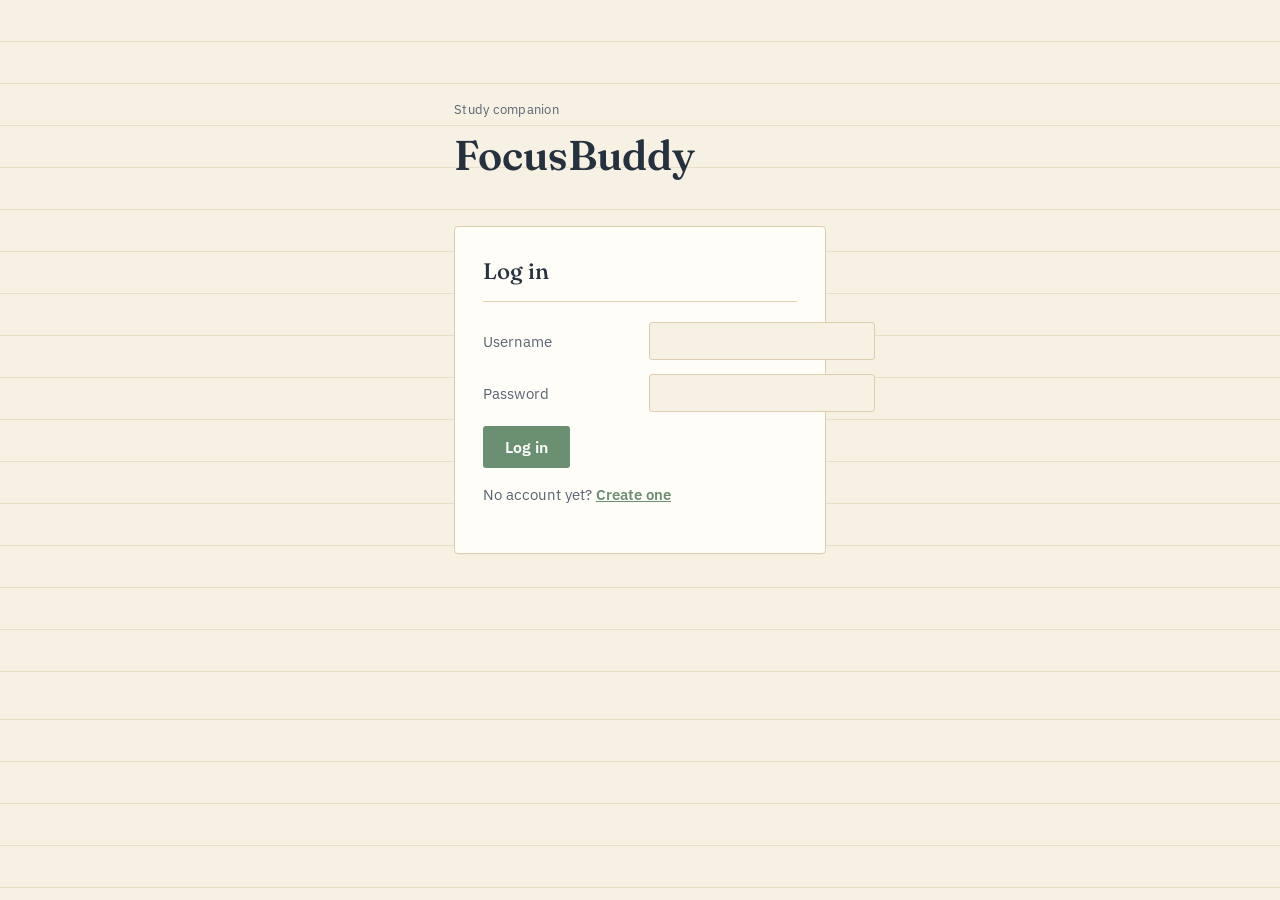
<file: templates/login.html>
<!DOCTYPE html>
<html lang="en">
<head>
<meta charset="UTF-8">
<meta name="viewport" content="width=device-width, initial-scale=1.0">
<title>Log in — FocusBuddy</title>
<link rel="preconnect" href="https://fonts.googleapis.com">
<link href="https://fonts.googleapis.com/css2?family=Fraunces:opsz,wght@9..144,400;9..144,500;9..144,600&family=IBM+Plex+Sans:wght@400;500;600&display=swap" rel="stylesheet">
<link rel="stylesheet" href="/static/style.css">
</head>
<body>
<div class="page auth-page">
  <header class="masthead">
    <span class="eyebrow">Study companion</span>
    <h1>FocusBuddy</h1>
  </header>

  <section class="entry">
    <h2>Log in</h2>
    <div class="field-row">
      <label for="username">Username</label>
      <input type="text" id="username" autocomplete="username">
    </div>
    <div class="field-row">
      <label for="password">Password</label>
      <input type="password" id="password" autocomplete="current-password">
    </div>
    <p class="consent-note" id="error-message" hidden></p>
    <button id="login-btn" class="btn btn-primary">Log in</button>
    <p class="auth-switch">No account yet? <a href="/register">Create one</a></p>
  </section>
</div>

<script>
document.getElementById('login-btn').addEventListener('click', async () => {
  const username = document.getElementById('username').value.trim();
  const password = document.getElementById('password').value;
  const errorEl = document.getElementById('error-message');
  errorEl.hidden = true;

  const res = await fetch('/login', {
    method: 'POST',
    headers: { 'Content-Type': 'application/json' },
    body: JSON.stringify({ username, password }),
  });
  const data = await res.json();
  if (data.ok) {
    window.location.href = '/';
  } else {
    errorEl.textContent = data.error || 'Could not log in.';
    errorEl.hidden = false;
  }
});

document.getElementById('password').addEventListener('keydown', (e) => {
  if (e.key === 'Enter') document.getElementById('login-btn').click();
});
</script>
</body>
</html>
</file>
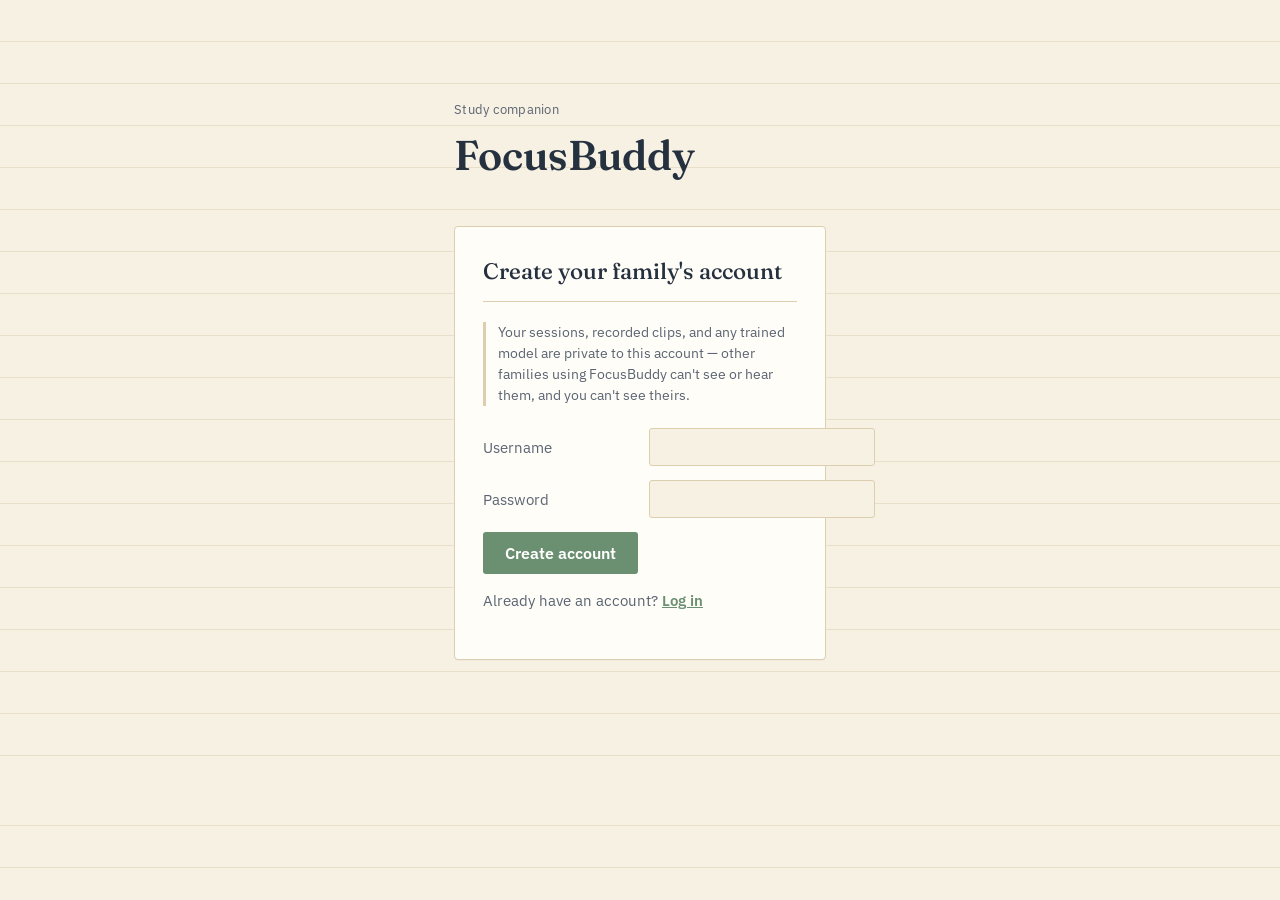
<file: templates/register.html>
<!DOCTYPE html>
<html lang="en">
<head>
<meta charset="UTF-8">
<meta name="viewport" content="width=device-width, initial-scale=1.0">
<title>Create account — FocusBuddy</title>
<link rel="preconnect" href="https://fonts.googleapis.com">
<link href="https://fonts.googleapis.com/css2?family=Fraunces:opsz,wght@9..144,400;9..144,500;9..144,600&family=IBM+Plex+Sans:wght@400;500;600&display=swap" rel="stylesheet">
<link rel="stylesheet" href="/static/style.css">
</head>
<body>
<div class="page auth-page">
  <header class="masthead">
    <span class="eyebrow">Study companion</span>
    <h1>FocusBuddy</h1>
  </header>

  <section class="entry">
    <h2>Create your family's account</h2>
    <p class="consent-note">
      Your sessions, recorded clips, and any trained model are private to
      this account — other families using FocusBuddy can't see or hear
      them, and you can't see theirs.
    </p>
    <div class="field-row">
      <label for="username">Username</label>
      <input type="text" id="username" autocomplete="username">
    </div>
    <div class="field-row">
      <label for="password">Password</label>
      <input type="password" id="password" autocomplete="new-password">
    </div>
    <p class="consent-note" id="error-message" hidden></p>
    <button id="register-btn" class="btn btn-primary">Create account</button>
    <p class="auth-switch">Already have an account? <a href="/login">Log in</a></p>
  </section>
</div>

<script>
document.getElementById('register-btn').addEventListener('click', async () => {
  const username = document.getElementById('username').value.trim();
  const password = document.getElementById('password').value;
  const errorEl = document.getElementById('error-message');
  errorEl.hidden = true;

  const res = await fetch('/register', {
    method: 'POST',
    headers: { 'Content-Type': 'application/json' },
    body: JSON.stringify({ username, password }),
  });
  const data = await res.json();
  if (data.ok) {
    window.location.href = '/';
  } else {
    errorEl.textContent = data.error || 'Could not create account.';
    errorEl.hidden = false;
  }
});

document.getElementById('password').addEventListener('keydown', (e) => {
  if (e.key === 'Enter') document.getElementById('register-btn').click();
});
</script>
</body>
</html>
</file>
<file: static/style.css>
:root {
  --paper: #F7F1E4;
  --paper-line: #DCCEAE;
  --ink: #26313F;
  --ink-soft: #5B6472;
  --focus-green: #6B8F71;
  --distract-amber: #C98A3A;
  --disrupt-rust: #B5563C;
  --card: #FFFDF8;
  --serif: 'Fraunces', Georgia, serif;
  --sans: 'IBM Plex Sans', system-ui, sans-serif;
}

* { box-sizing: border-box; }

body {
  margin: 0;
  background: var(--paper);
  background-image: repeating-linear-gradient(
    to bottom, transparent, transparent 41px, var(--paper-line) 42px
  );
  color: var(--ink);
  font-family: var(--sans);
  line-height: 1.5;
}

.page {
  max-width: 720px;
  margin: 0 auto;
  padding: 48px 24px 96px;
}

.masthead {
  margin-bottom: 40px;
}

.eyebrow {
  font-size: 0.8rem;
  color: var(--ink-soft);
  letter-spacing: 0.02em;
}

h1 {
  font-family: var(--serif);
  font-weight: 600;
  font-size: 2.6rem;
  margin: 4px 0 8px;
  font-optical-sizing: auto;
}

.tagline {
  color: var(--ink-soft);
  font-size: 1.05rem;
  margin: 0;
  max-width: 46ch;
}

.entry {
  background: var(--card);
  border: 1px solid var(--paper-line);
  border-radius: 4px;
  padding: 28px 28px 32px;
  margin-bottom: 28px;
  box-shadow: 0 1px 0 rgba(38, 49, 63, 0.03);
}

.entry h2 {
  font-family: var(--serif);
  font-weight: 500;
  font-size: 1.4rem;
  margin: 0 0 20px;
  padding-bottom: 12px;
  border-bottom: 1px solid var(--paper-line);
}

.entry h3 {
  font-family: var(--serif);
  font-weight: 500;
  font-size: 1.1rem;
  margin: 24px 0 10px;
}

.field-row {
  display: flex;
  align-items: center;
  gap: 16px;
  margin-bottom: 14px;
}

.field-row label {
  width: 150px;
  flex-shrink: 0;
  color: var(--ink-soft);
  font-size: 0.95rem;
}

.field-row input, .field-row select {
  flex: 1;
  padding: 8px 10px;
  border: 1px solid var(--paper-line);
  border-radius: 3px;
  font-family: var(--sans);
  font-size: 1rem;
  background: var(--paper);
  color: var(--ink);
}

.consent-note {
  font-size: 0.88rem;
  color: var(--ink-soft);
  border-left: 3px solid var(--paper-line);
  padding-left: 12px;
  margin: 18px 0 22px;
}

.btn {
  font-family: var(--sans);
  font-size: 1rem;
  font-weight: 600;
  padding: 11px 22px;
  border-radius: 3px;
  border: none;
  cursor: pointer;
  transition: transform 0.08s ease;
}

.btn:active { transform: scale(0.98); }

.btn-primary {
  background: var(--focus-green);
  color: #fff;
}

.btn-secondary {
  background: transparent;
  color: var(--ink);
  border: 1px solid var(--ink-soft);
}

.live-grid {
  display: grid;
  grid-template-columns: 1fr 1fr;
  gap: 24px;
}

@media (max-width: 560px) {
  .live-grid { grid-template-columns: 1fr; }
}

.camera-box {
  border-radius: 4px;
  overflow: hidden;
  background: #111;
  aspect-ratio: 4 / 3;
}

#camera-feed {
  width: 100%;
  height: 100%;
  object-fit: cover;
}

.state-indicator {
  display: flex;
  align-items: center;
  gap: 10px;
  font-family: var(--serif);
  font-size: 1.3rem;
  margin-bottom: 18px;
}

.state-dot {
  width: 14px;
  height: 14px;
  border-radius: 50%;
  background: var(--ink-soft);
  flex-shrink: 0;
  transition: background 0.4s ease;
}

.state-dot.CONCENTRATED { background: var(--focus-green); }
.state-dot.DISTRACTED { background: var(--distract-amber); }
.state-dot.DISRUPTIVE { background: var(--disrupt-rust); }

.metric-list {
  margin: 0 0 18px;
}

.metric-list > div {
  display: flex;
  justify-content: space-between;
  padding: 6px 0;
  border-bottom: 1px dashed var(--paper-line);
  font-size: 0.95rem;
}

.metric-list dt { color: var(--ink-soft); }
.metric-list dd { margin: 0; font-weight: 600; }

.alert-banner {
  background: #FBF0E2;
  border: 1px solid var(--distract-amber);
  color: #7A4E1D;
  padding: 10px 12px;
  border-radius: 3px;
  font-size: 0.92rem;
  margin-bottom: 16px;
}

.alert-banner.encouragement {
  background: #EEF3EA;
  border: 1px solid var(--focus-green);
  color: #3E5942;
}

.activity-label {
  font-size: 0.9rem;
  color: var(--ink-soft);
  margin: -8px 0 16px;
}

.backend-label {
  font-size: 0.75rem;
  color: var(--ink-soft);
  opacity: 0.75;
  margin: -12px 0 16px;
  font-style: italic;
}

.metric-list-secondary {
  border-top: 1px dashed var(--paper-line);
  padding-top: 6px;
  margin-top: -6px;
  display: grid;
  grid-template-columns: 1fr 1fr;
  gap: 0 12px;
}

.checkbox-row {
  align-items: flex-start;
  gap: 10px;
}

.checkbox-row input[type="checkbox"] {
  width: auto;
  margin-top: 4px;
  flex-shrink: 0;
}

.checkbox-row label {
  width: auto;
  flex: 1;
  color: var(--ink);
  font-size: 0.92rem;
  line-height: 1.4;
}

.training-panel {
  margin-top: 24px;
}

.training-buttons {
  display: flex;
  flex-wrap: wrap;
  gap: 10px;
  margin-bottom: 18px;
}

.train-label-btn {
  display: flex;
  align-items: center;
  gap: 8px;
}

.training-count {
  background: var(--paper);
  border-radius: 10px;
  padding: 1px 8px;
  font-size: 0.8rem;
  color: var(--ink-soft);
}

.training-actions {
  display: flex;
  gap: 12px;
  margin-bottom: 10px;
}

.avatar-box {
  text-align: center;
  margin-bottom: 20px;
}

#tutor-avatar {
  width: 140px;
  height: 140px;
}

#avatar-eye-left, #avatar-eye-right {
  transform-origin: center;
  animation: avatar-blink 4.5s infinite;
}

@keyframes avatar-blink {
  0%, 92%, 100% { transform: scaleY(1); }
  95% { transform: scaleY(0.1); }
}

.avatar-caption {
  font-size: 0.78rem;
  color: var(--ink-soft);
  margin: 6px 0 0;
}

.opt-tag {
  font-size: 0.7rem;
  font-family: var(--sans);
  font-weight: 600;
  color: var(--focus-green);
  border: 1px solid var(--focus-green);
  border-radius: 10px;
  padding: 2px 8px;
  vertical-align: middle;
  margin-left: 8px;
}

#calibration-live {
  margin-top: 16px;
  text-align: center;
}

#calibration-video {
  width: 100%;
  max-width: 320px;
  border-radius: 4px;
  background: #111;
}

.calibration-phase-label {
  font-family: var(--serif);
  font-size: 1.2rem;
  margin: 12px 0 8px;
}

.calibration-progress-bar {
  height: 8px;
  background: var(--paper);
  border: 1px solid var(--paper-line);
  border-radius: 4px;
  overflow: hidden;
  max-width: 320px;
  margin: 0 auto;
}

#calibration-progress-fill {
  height: 100%;
  background: var(--focus-green);
  width: 0%;
  transition: width 0.3s linear;
}

.auth-page {
  max-width: 420px;
  padding-top: 96px;
}

.auth-switch {
  margin-top: 16px;
  font-size: 0.92rem;
  color: var(--ink-soft);
}

.auth-switch a {
  color: var(--focus-green);
  font-weight: 600;
}

.account-bar {
  display: flex;
  justify-content: space-between;
  align-items: center;
  margin-bottom: 24px;
  font-size: 0.9rem;
  color: var(--ink-soft);
}

.account-bar button {
  background: transparent;
  border: 1px solid var(--ink-soft);
  color: var(--ink-soft);
  padding: 5px 14px;
  border-radius: 3px;
  cursor: pointer;
  font-size: 0.85rem;
}

.transcript-feed ul, .history-list-reset {
  list-style: none;
  padding: 0;
  margin: 0;
}

.transcript-feed li, #history-list li {
  padding: 8px 0;
  border-bottom: 1px dashed var(--paper-line);
  font-size: 0.95rem;
}

.muted { color: var(--ink-soft); font-style: italic; }

pre#report-text {
  white-space: pre-wrap;
  font-family: var(--sans);
  font-size: 0.98rem;
  background: var(--paper);
  border: 1px solid var(--paper-line);
  border-radius: 3px;
  padding: 18px;
}

.report-actions {
  display: flex;
  gap: 12px;
  margin-top: 18px;
}

#history-list li {
  display: flex;
  justify-content: space-between;
  cursor: pointer;
}

#history-list li:hover { color: var(--focus-green); }

.voice-recorder {
  margin-top: 20px;
  padding-top: 4px;
}

.voice-recorder h3 {
  margin-top: 0;
}

.clip-script {
  border-left: 3px solid var(--paper-line);
  padding: 14px 16px;
  margin-bottom: 16px;
  background: var(--paper);
  border-radius: 3px;
}

.clip-script h4 {
  margin: 0 0 8px;
  font-family: var(--serif);
  font-weight: 500;
  font-size: 1rem;
}

.script-text {
  width: 100%;
  font-family: var(--sans);
  font-size: 1rem;
  padding: 8px 10px;
  border: 1px solid var(--paper-line);
  border-radius: 3px;
  margin-bottom: 10px;
  resize: vertical;
  background: var(--card);
  color: var(--ink);
}

.recorder-controls {
  display: flex;
  align-items: center;
  gap: 12px;
  flex-wrap: wrap;
}

.record-btn.recording {
  background: var(--disrupt-rust);
  color: #fff;
  border-color: var(--disrupt-rust);
  animation: pulse 1.2s infinite;
}

@keyframes pulse {
  0%, 100% { opacity: 1; }
  50% { opacity: 0.55; }
}

.preview-audio {
  height: 32px;
}

.clip-count {
  font-size: 0.85rem;
  color: var(--ink-soft);
}

.saved-clips-list {
  list-style: none;
  margin: 12px 0 0;
  padding: 0;
}

.saved-clips-list li {
  display: flex;
  align-items: center;
  gap: 10px;
  padding: 6px 0;
  border-bottom: 1px dashed var(--paper-line);
  font-size: 0.9rem;
}

.saved-clips-list li:last-child {
  border-bottom: none;
}

.saved-clips-list audio {
  height: 28px;
  flex: 1;
  min-width: 0;
}

.remove-clip-btn {
  background: transparent;
  border: 1px solid var(--disrupt-rust);
  color: var(--disrupt-rust);
  font-size: 0.82rem;
  padding: 4px 10px;
  border-radius: 3px;
  cursor: pointer;
  flex-shrink: 0;
}

.remove-clip-btn:hover {
  background: var(--disrupt-rust);
  color: #fff;
}
</file>
